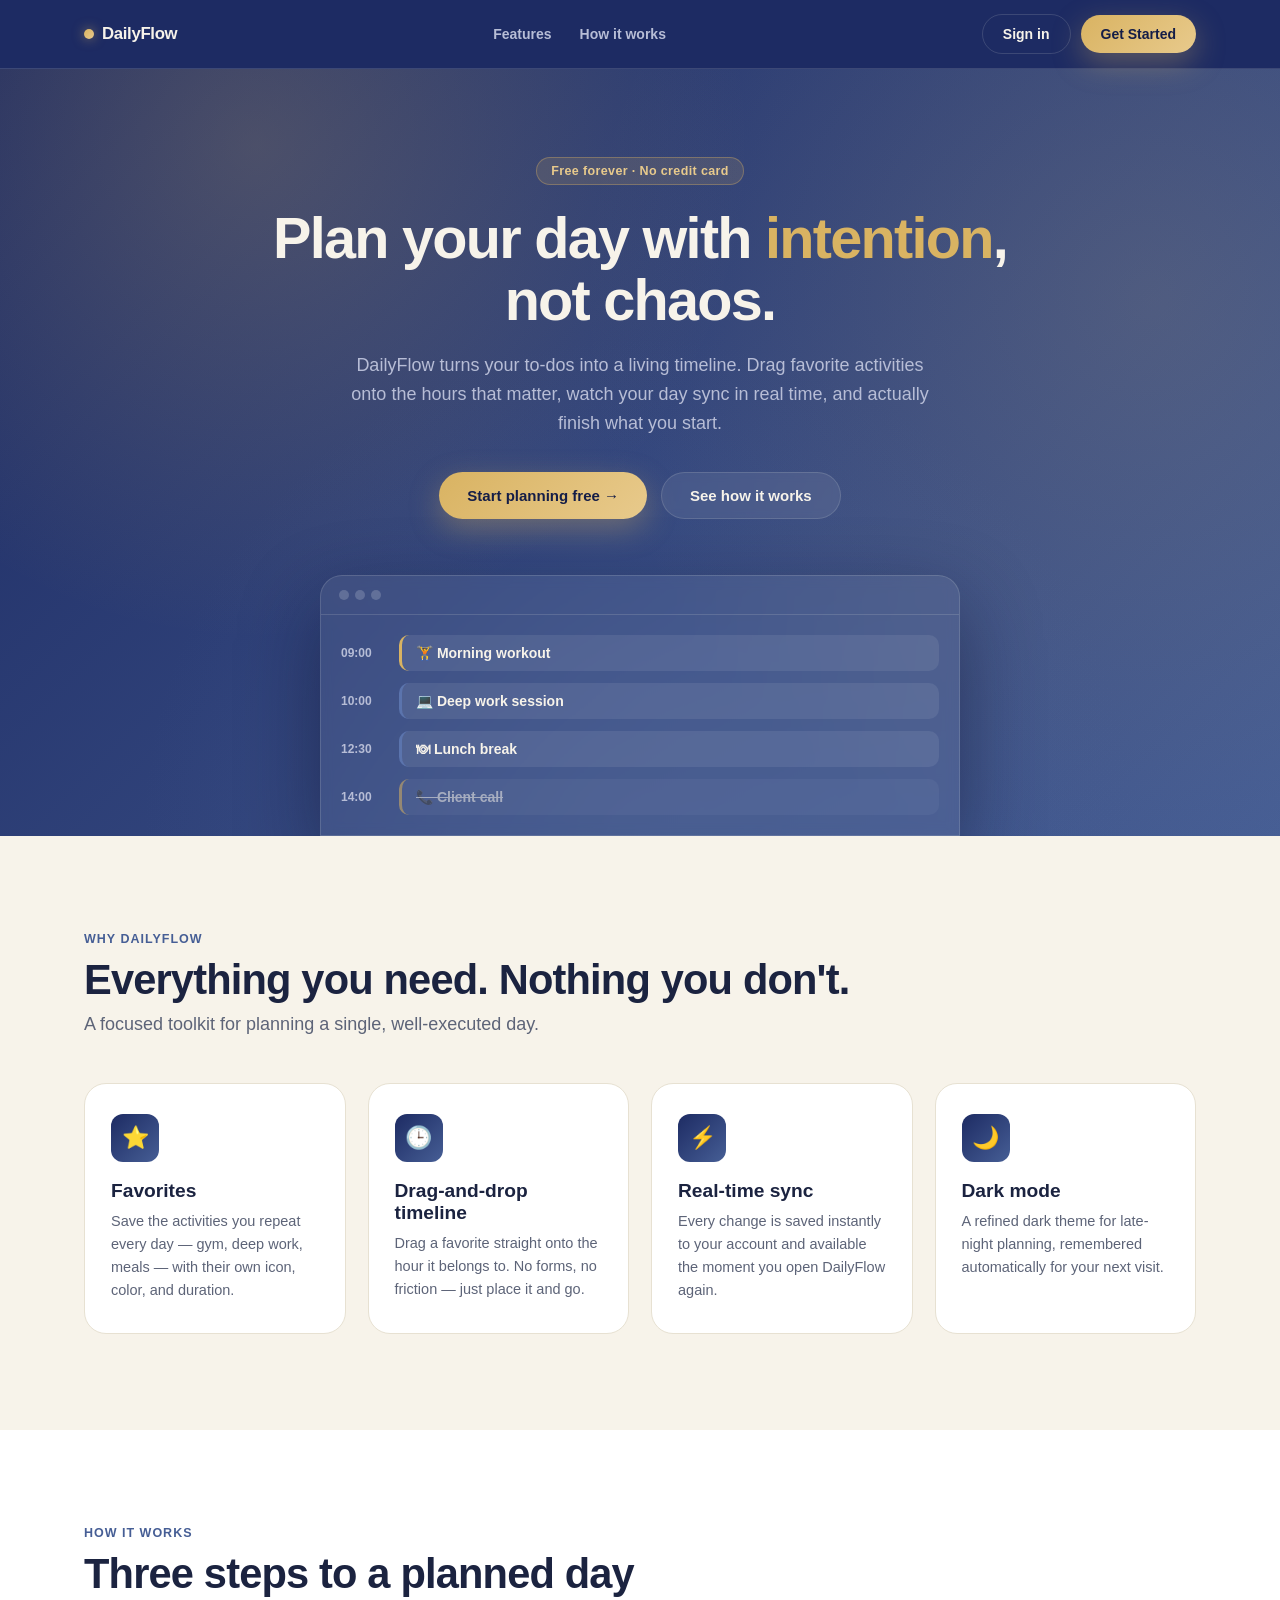
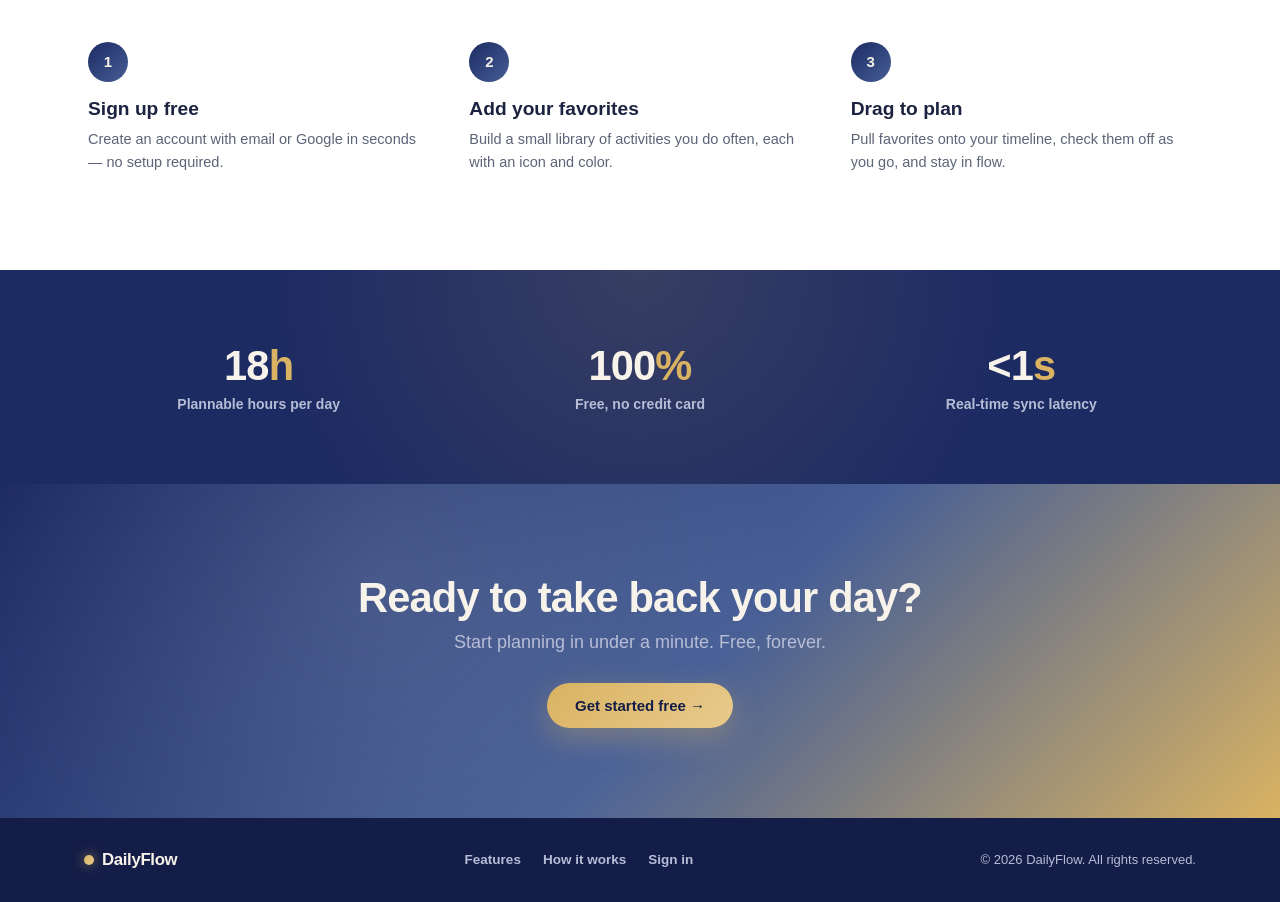
<file: index.html>
<!DOCTYPE html>
<html lang="en">
<head>
<meta charset="UTF-8" />
<meta name="viewport" content="width=device-width, initial-scale=1.0" />
<title>DailyFlow — Plan your day with intention</title>
<meta name="description" content="DailyFlow is a calm, focused daily planner. Drag your favorite activities onto a live timeline, track completion, and sync everywhere — free." />
<link rel="icon" href="data:image/svg+xml,<svg xmlns=%22http://www.w3.org/2000/svg%22 viewBox=%220 0 32 32%22><rect width=%2232%22 height=%2232%22 rx=%228%22 fill=%22%231D2B63%22/><circle cx=%2216%22 cy=%2216%22 r=%226%22 fill=%22%23D9B362%22/></svg>">
<link rel="stylesheet" href="css/tokens.css" />
<link rel="stylesheet" href="css/landing.css" />
</head>
<body>

<!-- ============ NAV ============ -->
<header class="nav">
  <div class="nav-inner">
    <a class="brand" href="index.html">
      <span class="dot"></span>
      <span>DailyFlow</span>
    </a>
    <nav class="nav-links">
      <a href="#features">Features</a>
      <a href="#how-it-works">How it works</a>
    </nav>
    <div class="nav-actions">
      <a class="btn-ghost" href="app.html">Sign in</a>
      <a class="btn-gold" href="app.html">Get Started</a>
    </div>
  </div>
</header>

<!-- ============ HERO ============ -->
<section class="hero">
  <div class="hero-glow"></div>
  <div class="hero-inner">
    <span class="eyebrow">Free forever · No credit card</span>
    <h1>Plan your day with <span class="accent-gold">intention</span>, not chaos.</h1>
    <p class="hero-sub">
      DailyFlow turns your to-dos into a living timeline. Drag favorite activities onto the hours
      that matter, watch your day sync in real time, and actually finish what you start.
    </p>
    <div class="hero-cta">
      <a class="btn-gold btn-lg" href="app.html">Start planning free →</a>
      <a class="btn-ghost-light btn-lg" href="#how-it-works">See how it works</a>
    </div>
    <div class="hero-frame">
      <div class="hero-frame-header">
        <span></span><span></span><span></span>
      </div>
      <div class="hero-frame-body">
        <div class="hero-row"><span class="hero-time">09:00</span><div class="hero-chip gold">🏋 Morning workout</div></div>
        <div class="hero-row"><span class="hero-time">10:00</span><div class="hero-chip blue">💻 Deep work session</div></div>
        <div class="hero-row"><span class="hero-time">12:30</span><div class="hero-chip blue">🍽 Lunch break</div></div>
        <div class="hero-row"><span class="hero-time">14:00</span><div class="hero-chip gold done">📞 Client call</div></div>
      </div>
    </div>
  </div>
</section>

<!-- ============ FEATURES ============ -->
<section class="features" id="features">
  <div class="section-inner">
    <span class="kicker">Why DailyFlow</span>
    <h2>Everything you need. Nothing you don't.</h2>
    <p class="section-sub">A focused toolkit for planning a single, well-executed day.</p>

    <div class="feature-grid">
      <div class="feature-card">
        <div class="feature-icon">⭐</div>
        <h3>Favorites</h3>
        <p>Save the activities you repeat every day — gym, deep work, meals — with their own icon, color, and duration.</p>
      </div>
      <div class="feature-card">
        <div class="feature-icon">🕒</div>
        <h3>Drag-and-drop timeline</h3>
        <p>Drag a favorite straight onto the hour it belongs to. No forms, no friction — just place it and go.</p>
      </div>
      <div class="feature-card">
        <div class="feature-icon">⚡</div>
        <h3>Real-time sync</h3>
        <p>Every change is saved instantly to your account and available the moment you open DailyFlow again.</p>
      </div>
      <div class="feature-card">
        <div class="feature-icon">🌙</div>
        <h3>Dark mode</h3>
        <p>A refined dark theme for late-night planning, remembered automatically for your next visit.</p>
      </div>
    </div>
  </div>
</section>

<!-- ============ HOW IT WORKS ============ -->
<section class="how" id="how-it-works">
  <div class="section-inner">
    <span class="kicker">How it works</span>
    <h2>Three steps to a planned day</h2>

    <div class="steps">
      <div class="step">
        <div class="step-num">1</div>
        <h3>Sign up free</h3>
        <p>Create an account with email or Google in seconds — no setup required.</p>
      </div>
      <div class="step">
        <div class="step-num">2</div>
        <h3>Add your favorites</h3>
        <p>Build a small library of activities you do often, each with an icon and color.</p>
      </div>
      <div class="step">
        <div class="step-num">3</div>
        <h3>Drag to plan</h3>
        <p>Pull favorites onto your timeline, check them off as you go, and stay in flow.</p>
      </div>
    </div>
  </div>
</section>

<!-- ============ STATS ============ -->
<section class="stats">
  <div class="section-inner stats-inner">
    <div class="stat">
      <div class="stat-num">18<span class="accent-gold">h</span></div>
      <div class="stat-label">Plannable hours per day</div>
    </div>
    <div class="stat">
      <div class="stat-num">100<span class="accent-gold">%</span></div>
      <div class="stat-label">Free, no credit card</div>
    </div>
    <div class="stat">
      <div class="stat-num">&lt;1<span class="accent-gold">s</span></div>
      <div class="stat-label">Real-time sync latency</div>
    </div>
  </div>
</section>

<!-- ============ CTA BAND ============ -->
<section class="cta-band">
  <div class="cta-glow"></div>
  <div class="section-inner cta-inner">
    <h2>Ready to take back your day?</h2>
    <p>Start planning in under a minute. Free, forever.</p>
    <a class="btn-gold btn-lg" href="app.html">Get started free →</a>
  </div>
</section>

<!-- ============ FOOTER ============ -->
<footer class="footer">
  <div class="section-inner footer-inner">
    <a class="brand" href="index.html">
      <span class="dot"></span>
      <span>DailyFlow</span>
    </a>
    <div class="footer-links">
      <a href="#features">Features</a>
      <a href="#how-it-works">How it works</a>
      <a href="app.html">Sign in</a>
    </div>
    <span class="footer-copy">© <span id="year"></span> DailyFlow. All rights reserved.</span>
  </div>
</footer>

<script>document.getElementById("year").textContent = new Date().getFullYear();</script>
</body>
</html>
</file>
<file: css/tokens.css>
/* ==========================================================================
   DailyFlow Design Tokens
   Brand system: Deep Navy / Royal Blue / Warm Gold on Ivory & White
   ========================================================================== */
:root {
  /* Brand */
  --navy: #1D2B63;
  --navy-dark: #141d47;
  --royal-blue: #465E95;
  --royal-blue-light: #5b74ad;
  --gold: #D9B362;
  --gold-light: #e8ca8c;
  --gold-dark: #b8944a;

  /* Backgrounds */
  --bg-ivory: #F7F3EA;
  --bg-white: #FFFFFF;
  --bg-navy: var(--navy);

  /* Text */
  --text-primary: #1B2340;
  --text-secondary: #5D6478;
  --text-muted: #8A90A2;
  --text-on-dark: #F7F3EA;
  --text-on-dark-muted: #b7bdd6;

  /* Borders */
  --border-light: #E7E1D2;
  --border-on-dark: rgba(247, 243, 234, 0.14);

  /* Gradients */
  --gradient-primary: linear-gradient(135deg, #1D2B63 0%, #465E95 100%);
  --gradient-premium: linear-gradient(135deg, #1D2B63 0%, #465E95 55%, #D9B362 100%);
  --gradient-gold: linear-gradient(135deg, #D9B362 0%, #e8ca8c 100%);
  --glow-gold: 0 0 40px rgba(217, 179, 98, 0.35);
  --glow-navy: 0 0 60px rgba(29, 43, 99, 0.25);

  /* Radii */
  --radius-sm: 8px;
  --radius-md: 14px;
  --radius-lg: 22px;
  --radius-full: 999px;

  /* Shadows */
  --shadow-sm: 0 2px 8px rgba(27, 35, 64, 0.06);
  --shadow-md: 0 8px 24px rgba(27, 35, 64, 0.10);
  --shadow-lg: 0 20px 60px rgba(27, 35, 64, 0.16);
  --shadow-gold: 0 10px 30px rgba(217, 179, 98, 0.35);

  /* Spacing scale */
  --space-1: 4px;
  --space-2: 8px;
  --space-3: 12px;
  --space-4: 16px;
  --space-5: 24px;
  --space-6: 32px;
  --space-7: 48px;
  --space-8: 64px;
  --space-9: 96px;

  /* Type scale */
  --font-sans: -apple-system, BlinkMacSystemFont, "Segoe UI", Roboto, Helvetica, Arial, sans-serif;
  --fs-hero: clamp(2.4rem, 5vw, 3.6rem);
  --fs-h1: clamp(2rem, 3.4vw, 2.6rem);
  --fs-h2: clamp(1.5rem, 2.4vw, 1.9rem);
  --fs-h3: 1.2rem;
  --fs-body-lg: 1.125rem;
  --fs-body: 1rem;
  --fs-sm: 0.875rem;
  --fs-xs: 0.75rem;

  --container: 1160px;
  --transition: 180ms ease;
}
</file>
<file: css/landing.css>
/* ==========================================================================
   DailyFlow — Landing page styles
   ========================================================================== */
*{box-sizing:border-box;}
html{scroll-behavior:smooth;}
body{
  margin:0; font-family:var(--font-sans); background:var(--bg-ivory); color:var(--text-primary);
  -webkit-font-smoothing:antialiased;
}
a{text-decoration:none; color:inherit;}
img{max-width:100%; display:block;}

.section-inner{max-width:var(--container); margin:0 auto; padding:0 24px;}

/* ---------- Buttons ---------- */
.btn-gold, .btn-ghost, .btn-ghost-light{
  display:inline-flex; align-items:center; justify-content:center; gap:6px;
  padding:11px 20px; border-radius:var(--radius-full); font-weight:700; font-size:14px;
  transition:transform var(--transition), box-shadow var(--transition), background var(--transition), opacity var(--transition);
  border:none; cursor:pointer;
}
.btn-gold{background:var(--gradient-gold); color:var(--navy-dark); box-shadow:var(--shadow-gold);}
.btn-gold:hover{transform:translateY(-2px); box-shadow:0 14px 36px rgba(217,179,98,.45);}
.btn-ghost{background:transparent; color:var(--text-on-dark); border:1.5px solid var(--border-on-dark);}
.btn-ghost:hover{background:rgba(255,255,255,.08);}
.btn-ghost-light{background:rgba(255,255,255,.08); color:var(--text-on-dark); border:1.5px solid var(--border-on-dark); backdrop-filter:blur(4px);}
.btn-ghost-light:hover{background:rgba(255,255,255,.16);}
.btn-lg{padding:14px 28px; font-size:15px;}

/* ---------- Nav ---------- */
.nav{
  position:sticky; top:0; z-index:40; background:var(--navy);
  border-bottom:1px solid var(--border-on-dark);
}
.nav-inner{
  max-width:var(--container); margin:0 auto; padding:14px 24px;
  display:flex; align-items:center; justify-content:space-between; gap:24px;
}
.brand{display:flex; align-items:center; gap:8px; font-weight:800; letter-spacing:-.02em; color:var(--text-on-dark); font-size:1.05rem;}
.brand .dot{width:10px; height:10px; border-radius:50%; background:var(--gradient-gold); box-shadow:0 0 12px rgba(217,179,98,.6);}
.nav-links{display:flex; gap:28px;}
.nav-links a{color:var(--text-on-dark-muted); font-size:14px; font-weight:600; transition:color var(--transition);}
.nav-links a:hover{color:var(--text-on-dark);}
.nav-actions{display:flex; align-items:center; gap:10px;}

/* ---------- Hero ---------- */
.hero{
  position:relative; background:var(--gradient-primary); color:var(--text-on-dark);
  overflow:hidden; padding:88px 24px 0;
}
.hero-glow{
  position:absolute; inset:0; pointer-events:none;
  background:radial-gradient(circle at 20% 10%, rgba(217,179,98,.22), transparent 40%),
             radial-gradient(circle at 90% 30%, rgba(217,179,98,.14), transparent 45%),
             radial-gradient(circle at 50% 100%, rgba(70,94,149,.35), transparent 50%);
}
.hero-inner{
  position:relative; max-width:820px; margin:0 auto; text-align:center;
  display:flex; flex-direction:column; align-items:center;
}
.eyebrow{
  display:inline-block; padding:6px 14px; border-radius:var(--radius-full);
  background:rgba(217,179,98,.14); border:1px solid rgba(217,179,98,.35);
  color:var(--gold-light); font-size:12.5px; font-weight:700; letter-spacing:.03em; margin-bottom:22px;
}
.hero h1{
  font-size:var(--fs-hero); line-height:1.08; margin:0 0 20px; letter-spacing:-.03em; font-weight:800;
}
.accent-gold{color:var(--gold);}
.hero-sub{
  font-size:var(--fs-body-lg); line-height:1.6; color:var(--text-on-dark-muted);
  max-width:600px; margin:0 0 34px;
}
.hero-cta{display:flex; gap:14px; flex-wrap:wrap; justify-content:center; margin-bottom:56px;}

/* hero mock timeline */
.hero-frame{
  position:relative; width:100%; max-width:640px; background:rgba(255,255,255,.06);
  border:1px solid var(--border-on-dark); border-radius:var(--radius-lg) var(--radius-lg) 0 0;
  backdrop-filter:blur(6px); box-shadow:0 30px 80px rgba(10,14,40,.45); overflow:hidden;
}
.hero-frame-header{
  display:flex; gap:6px; padding:14px 18px; border-bottom:1px solid var(--border-on-dark);
}
.hero-frame-header span{width:10px; height:10px; border-radius:50%; background:rgba(255,255,255,.18);}
.hero-frame-body{padding:20px; display:flex; flex-direction:column; gap:12px; text-align:left;}
.hero-row{display:flex; align-items:center; gap:14px;}
.hero-time{font-size:12px; color:var(--text-on-dark-muted); width:44px; flex-shrink:0; font-weight:600;}
.hero-chip{
  flex:1; padding:10px 14px; border-radius:10px; font-size:14px; font-weight:600;
  border-left:3px solid var(--gold); background:rgba(255,255,255,.08);
}
.hero-chip.blue{border-left-color:var(--royal-blue-light);}
.hero-chip.done{opacity:.55; text-decoration:line-through;}

/* ---------- Features ---------- */
.kicker{
  display:block; font-size:12.5px; font-weight:800; letter-spacing:.08em; text-transform:uppercase;
  color:var(--royal-blue); margin-bottom:10px;
}
.features{background:var(--bg-ivory); padding:96px 24px;}
.features h2, .how h2, .cta-inner h2{
  font-size:var(--fs-h1); letter-spacing:-.02em; margin:0 0 10px; color:var(--text-primary); font-weight:800;
}
.section-sub{color:var(--text-secondary); font-size:var(--fs-body-lg); margin:0 0 48px; max-width:560px;}
.feature-grid{
  display:grid; grid-template-columns:repeat(auto-fit, minmax(240px, 1fr)); gap:22px;
}
.feature-card{
  background:var(--bg-white); border:1px solid var(--border-light); border-radius:var(--radius-lg);
  padding:30px 26px; transition:transform var(--transition), box-shadow var(--transition), border-color var(--transition);
}
.feature-card:hover{transform:translateY(-4px); box-shadow:var(--shadow-md); border-color:var(--royal-blue-light);}
.feature-icon{
  width:48px; height:48px; border-radius:12px; background:var(--gradient-primary);
  display:flex; align-items:center; justify-content:center; font-size:22px; margin-bottom:18px;
}
.feature-card h3{margin:0 0 8px; font-size:var(--fs-h3); color:var(--text-primary);}
.feature-card p{margin:0; color:var(--text-secondary); font-size:14.5px; line-height:1.6;}

/* ---------- How it works ---------- */
.how{background:var(--bg-white); padding:96px 24px;}
.steps{display:grid; grid-template-columns:repeat(auto-fit, minmax(220px, 1fr)); gap:32px; margin-top:44px;}
.step{position:relative; padding-left:4px;}
.step-num{
  width:40px; height:40px; border-radius:50%; background:var(--gradient-primary); color:var(--text-on-dark);
  display:flex; align-items:center; justify-content:center; font-weight:800; font-size:15px; margin-bottom:16px;
}
.step h3{margin:0 0 8px; font-size:var(--fs-h3); color:var(--text-primary);}
.step p{margin:0; color:var(--text-secondary); font-size:14.5px; line-height:1.6;}

/* ---------- Stats ---------- */
.stats{background:var(--navy); padding:72px 24px; position:relative; overflow:hidden;}
.stats::before{
  content:""; position:absolute; inset:0;
  background:radial-gradient(circle at 50% 0%, rgba(217,179,98,.14), transparent 55%);
}
.stats-inner{
  position:relative; display:grid; grid-template-columns:repeat(auto-fit, minmax(160px, 1fr));
  gap:32px; text-align:center;
}
.stat-num{font-size:2.6rem; font-weight:800; color:var(--text-on-dark); letter-spacing:-.02em;}
.stat-label{color:var(--text-on-dark-muted); font-size:14px; margin-top:6px; font-weight:600;}

/* ---------- CTA band ---------- */
.cta-band{position:relative; background:var(--gradient-premium); padding:90px 24px; overflow:hidden;}
.cta-glow{
  position:absolute; inset:0;
  background:radial-gradient(circle at 30% 30%, rgba(255,255,255,.10), transparent 45%);
  pointer-events:none;
}
.cta-inner{position:relative; text-align:center; display:flex; flex-direction:column; align-items:center;}
.cta-inner h2{color:var(--text-on-dark);}
.cta-inner p{color:var(--text-on-dark-muted); font-size:var(--fs-body-lg); margin:0 0 30px;}

/* ---------- Footer ---------- */
.footer{background:var(--navy-dark); padding:32px 24px;}
.footer-inner{
  display:flex; align-items:center; justify-content:space-between; gap:20px; flex-wrap:wrap;
}
.footer-links{display:flex; gap:22px;}
.footer-links a{color:var(--text-on-dark-muted); font-size:13.5px; font-weight:600;}
.footer-links a:hover{color:var(--gold);}
.footer-copy{color:var(--text-on-dark-muted); font-size:13px;}

/* ---------- Responsive ---------- */
@media (max-width: 760px){
  .nav-links{display:none;}
  .hero{padding-top:64px;}
  .hero h1{font-size:2.1rem;}
  .features, .how{padding:64px 20px;}
  .stats{padding:56px 20px;}
  .cta-band{padding:64px 20px;}
  .footer-inner{flex-direction:column; align-items:flex-start;}
}
</file>
